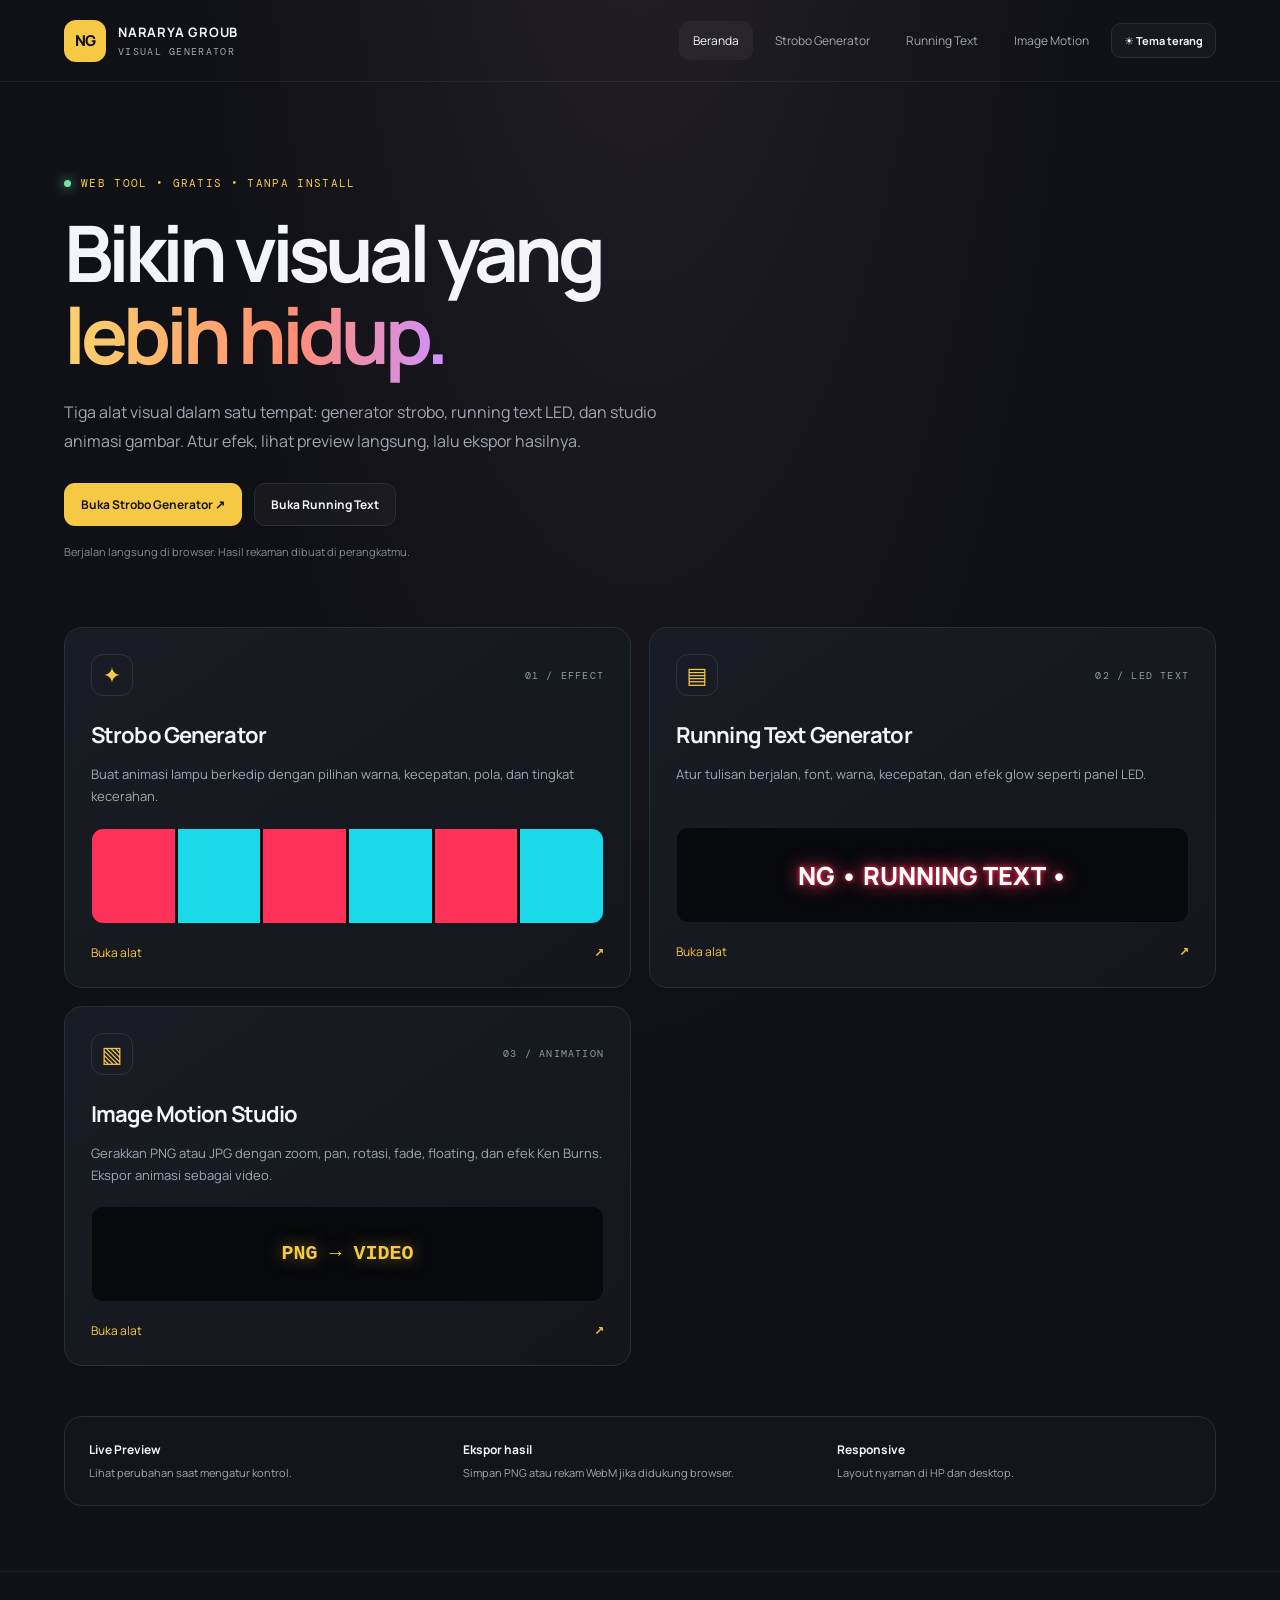
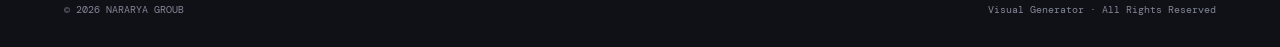
<file: index.html>
<!doctype html>
<html lang="id"><head><meta charset="utf-8"><meta name="viewport" content="width=device-width,initial-scale=1"><meta name="theme-color" content="#101116"><meta name="description" content="Generator strobo dan running text berbasis browser oleh Nararya Groub."><title>Nararya Groub | Strobo & Running Text Generator</title><link rel="stylesheet" href="assets/style.css"><style>.motion-label{font:700 20px monospace;color:#f6c945;text-shadow:0 0 16px #f6c94580}</style><link rel="manifest" href="manifest.webmanifest"></head>
<body><header class="topbar"><a class="brand" href="index.html"><span class="brand-mark">NG</span><span>NARARYA <b>GROUB</b><small>VISUAL GENERATOR</small></span></a><nav><a class="active" href="index.html">Beranda</a><a href="strobo.html">Strobo Generator</a><a href="running-text.html">Running Text</a><a href="image-motion.html">Image Motion</a></nav></header>
<main class="container"><section class="hero"><div class="eyebrow"><span class="pulse"></span> WEB TOOL • GRATIS • TANPA INSTALL</div><h1>Bikin visual yang<br><span class="gradient">lebih hidup.</span></h1><p class="lead">Tiga alat visual dalam satu tempat: generator strobo, running text LED, dan studio animasi gambar. Atur efek, lihat preview langsung, lalu ekspor hasilnya.</p><div class="hero-actions"><a class="btn btn-primary" href="strobo.html">Buka Strobo Generator ↗</a><a class="btn btn-secondary" href="running-text.html">Buka Running Text</a></div><div class="hero-note">Berjalan langsung di browser. Hasil rekaman dibuat di perangkatmu.</div></section>
<section class="tool-grid"><a class="tool-card" href="strobo.html"><div class="card-top"><span class="icon-box">✦</span><span class="tag">01 / EFFECT</span></div><h2>Strobo Generator</h2><p>Buat animasi lampu berkedip dengan pilihan warna, kecepatan, pola, dan tingkat kecerahan.</p><div class="mini-preview strobo-mini"><i></i><i></i><i></i><i></i><i></i><i></i></div><span class="card-link">Buka alat <b>↗</b></span></a>
<a class="tool-card" href="running-text.html"><div class="card-top"><span class="icon-box">▤</span><span class="tag">02 / LED TEXT</span></div><h2>Running Text Generator</h2><p>Atur tulisan berjalan, font, warna, kecepatan, dan efek glow seperti panel LED.</p><div class="mini-preview text-mini"><span>NG • RUNNING TEXT •</span></div><span class="card-link">Buka alat <b>↗</b></span></a><a class="tool-card" href="image-motion.html"><div class="card-top"><span class="icon-box">▧</span><span class="tag">03 / ANIMATION</span></div><h2>Image Motion Studio</h2><p>Gerakkan PNG atau JPG dengan zoom, pan, rotasi, fade, floating, dan efek Ken Burns. Ekspor animasi sebagai video.</p><div class="mini-preview"><span class="motion-label">PNG → VIDEO</span></div><span class="card-link">Buka alat <b>↗</b></span></a></section>
<section class="info-strip"><div><strong>Live Preview</strong><span>Lihat perubahan saat mengatur kontrol.</span></div><div><strong>Ekspor hasil</strong><span>Simpan PNG atau rekam WebM jika didukung browser.</span></div><div><strong>Responsive</strong><span>Layout nyaman di HP dan desktop.</span></div></section></main><footer class="footer"><span>© 2026 NARARYA GROUB</span><span>Visual Generator · All Rights Reserved</span></footer><script src="assets/theme.js"></script><script>if ("serviceWorker" in navigator) window.addEventListener("load", () => navigator.serviceWorker.register("./service-worker.js").catch(() => {}));</script></body></html>
</file>
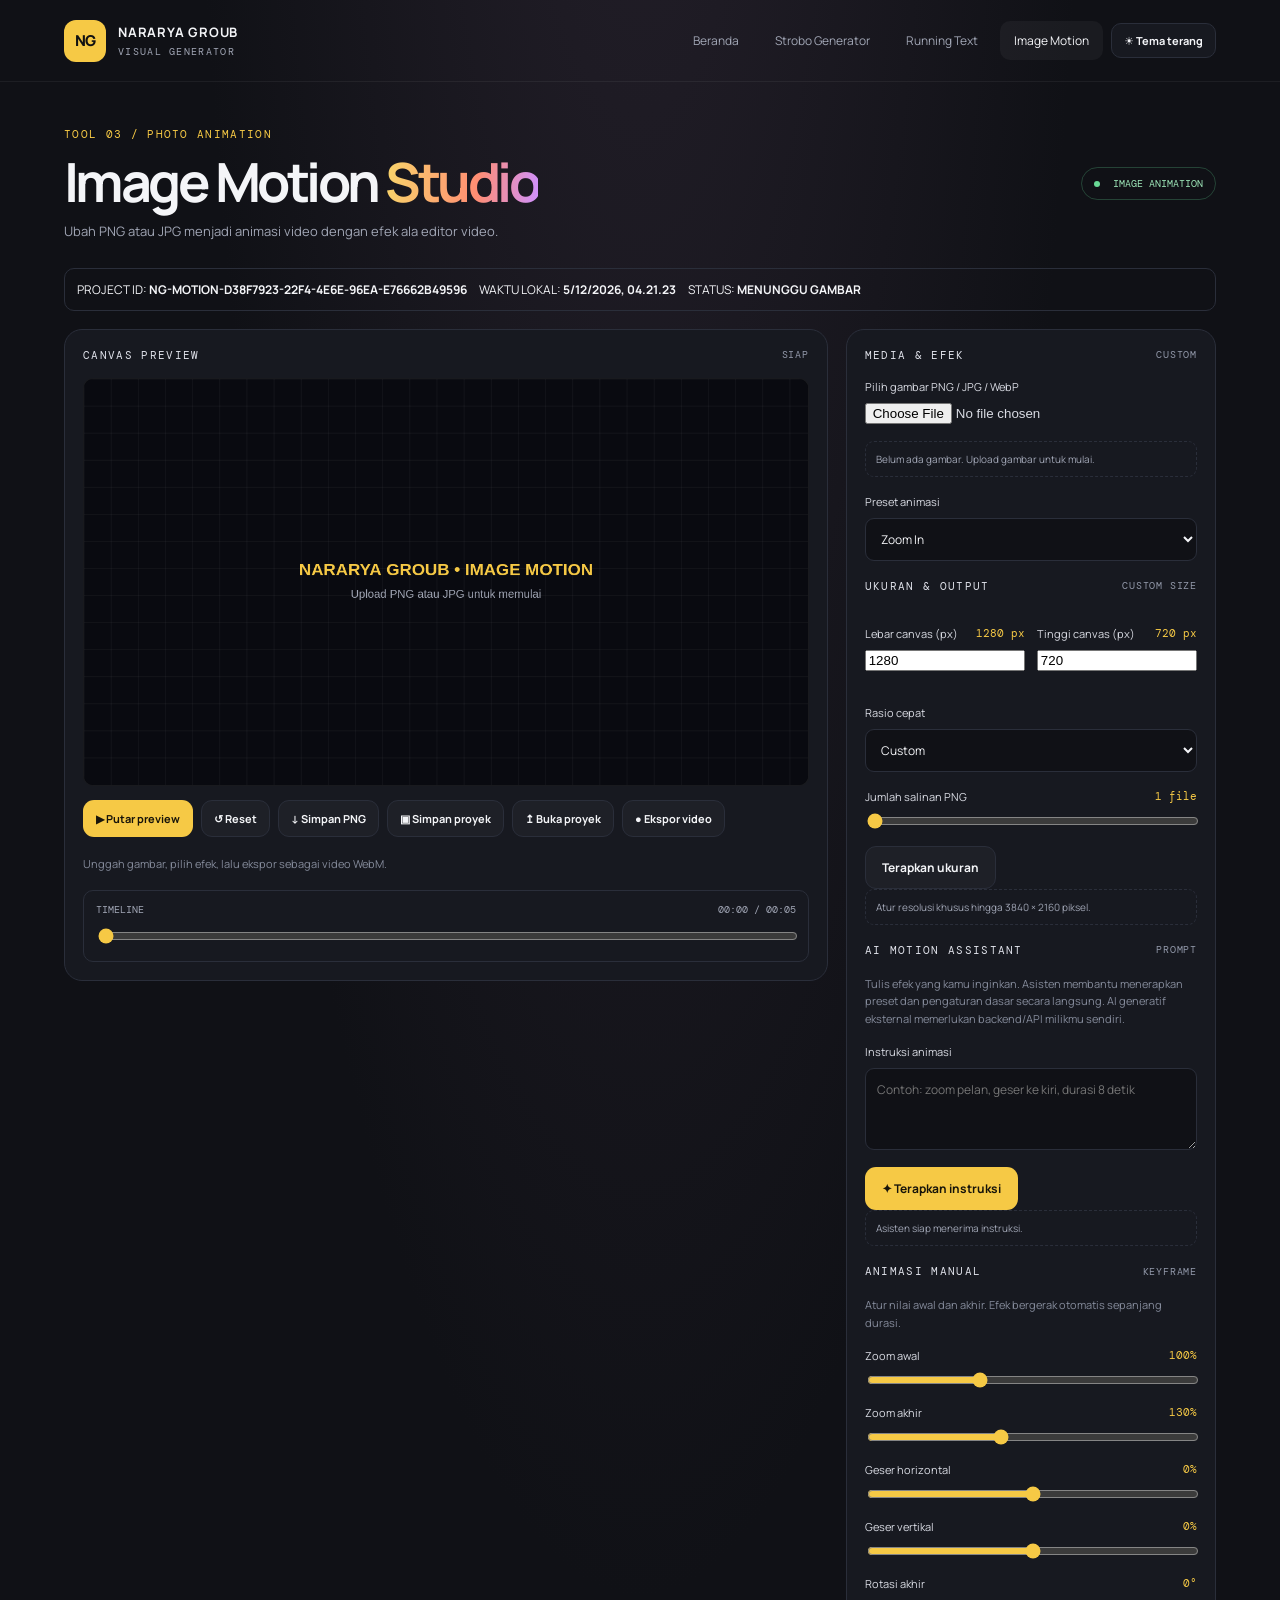
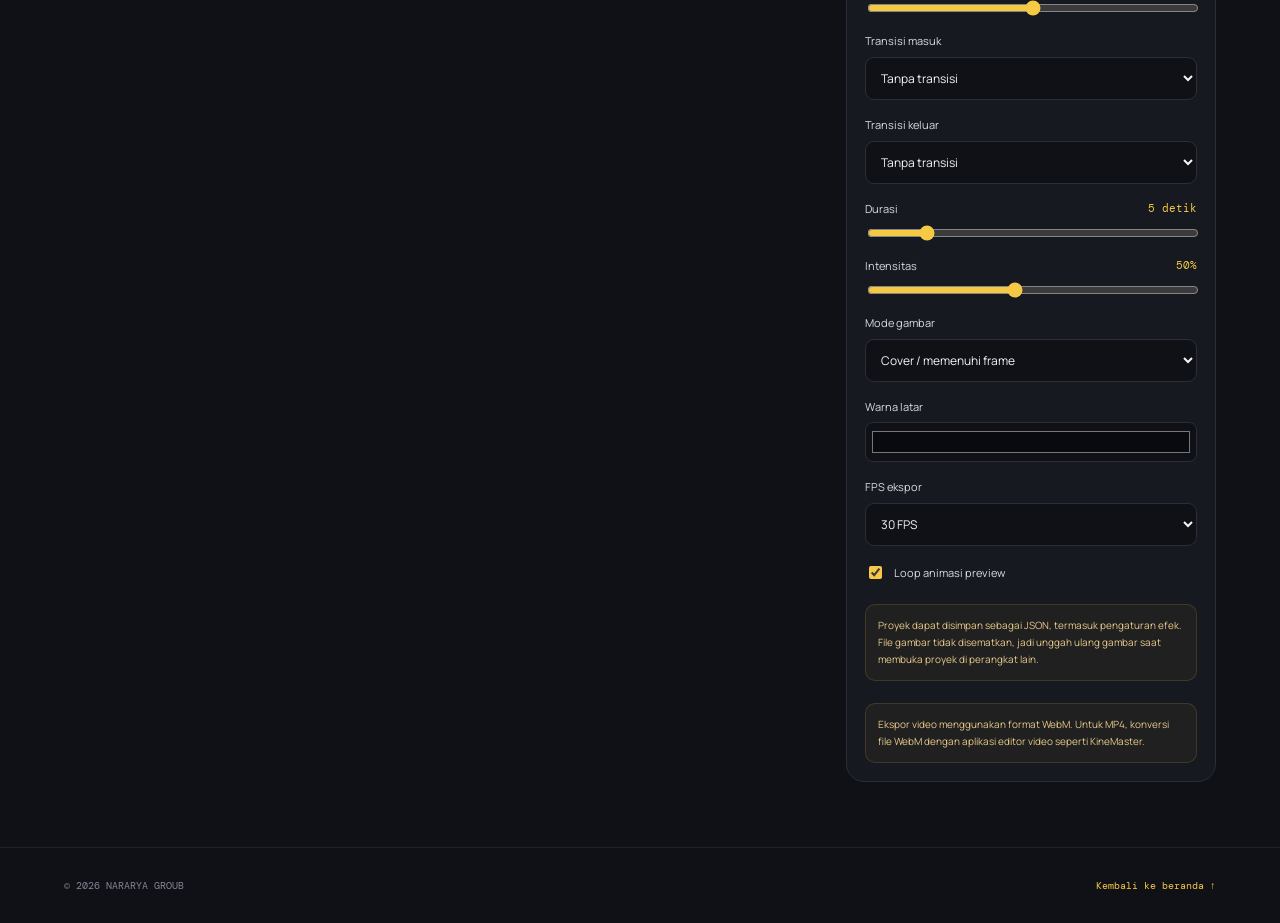
<file: image-motion.html>
<!doctype html><html lang="id"><head><meta charset="utf-8"><meta name="viewport" content="width=device-width,initial-scale=1"><meta name="theme-color" content="#101116"><title>Image Motion Studio | Nararya Groub</title><link rel="stylesheet" href="assets/style.css"><style>.motion-canvas{width:100%;height:auto;aspect-ratio:16/9;display:block;background:#08090d;border:1px solid #ffffff13;border-radius:10px}.timeline{margin-top:18px;padding:12px;border:1px solid var(--line);border-radius:10px}.timeline-top{display:flex;justify-content:space-between;font:10px 'DM Mono',monospace;color:var(--muted)}.timeline input{width:100%;accent-color:var(--accent);margin-top:12px}.upload-status{font-size:10px;color:var(--muted);padding:10px;border:1px dashed var(--line);border-radius:9px;overflow-wrap:anywhere}</style><link rel="manifest" href="manifest.webmanifest"></head><body>
<header class="topbar"><a class="brand" href="index.html"><span class="brand-mark">NG</span><span>NARARYA <b>GROUB</b><small>VISUAL GENERATOR</small></span></a><nav><a href="index.html">Beranda</a><a href="strobo.html">Strobo Generator</a><a href="running-text.html">Running Text</a><a class="active" href="image-motion.html">Image Motion</a></nav></header>
<main class="container tool-page"><div class="page-heading"><div><div class="eyebrow">TOOL 03 / PHOTO ANIMATION</div><h1>Image Motion <span class="gradient">Studio</span></h1><p>Ubah PNG atau JPG menjadi animasi video dengan efek ala editor video.</p></div><span class="status-pill"><i></i> IMAGE ANIMATION</span></div>
<div class="project-meta" style="display:flex;gap:12px;flex-wrap:wrap;margin:12px 0 18px;padding:12px;border:1px solid var(--line);border-radius:10px;font-size:12px"><span>PROJECT ID: <strong id="projectId">Membuat ID...</strong></span><span>WAKTU LOKAL: <strong id="liveClock">--:--:--</strong></span><span>STATUS: <strong id="liveStatus">SIAP</strong></span></div><div class="workspace"><section class="preview-panel"><div class="panel-heading"><span>CANVAS PREVIEW</span><span class="small-label" id="state">SIAP</span></div><canvas class="motion-canvas" id="stage" width="1280" height="720"></canvas><div class="preview-actions"><button class="btn btn-primary" id="play">▶ Putar preview</button><button class="btn btn-secondary" id="reset">↺ Reset</button><button class="btn btn-secondary" id="png">↓ Simpan PNG</button><button class="btn btn-secondary" id="saveProject">▣ Simpan proyek</button><button class="btn btn-secondary" id="loadProject">↥ Buka proyek</button><input id="projectFile" type="file" accept="application/json,.json" hidden><button class="btn btn-secondary" id="export">● Ekspor video</button></div><p class="hint" id="hint">Unggah gambar, pilih efek, lalu ekspor sebagai video WebM.</p><div class="timeline"><div class="timeline-top"><span>TIMELINE</span><span id="time">00:00 / 00:05</span></div><input id="scrub" type="range" min="0" max="1000" value="0" aria-label="Timeline animasi"></div></section>
<aside class="controls-panel"><div class="panel-heading"><span>MEDIA & EFEK</span><span class="small-label">CUSTOM</span></div><label class="field">Pilih gambar PNG / JPG / WebP<input id="upload" type="file" accept="image/png,image/jpeg,image/webp"></label><div class="upload-status" id="fileInfo">Belum ada gambar. Upload gambar untuk mulai.</div>
<label class="field">Preset animasi<select id="preset"><option value="zoom-in">Zoom In</option><option value="zoom-out">Zoom Out</option><option value="pan-left">Pan ke kiri</option><option value="pan-right">Pan ke kanan</option><option value="pan-up">Pan ke atas</option><option value="pan-down">Pan ke bawah</option><option value="rotate">Rotasi lembut</option><option value="zoom-rotate">Zoom + rotasi</option><option value="float">Floating / melayang</option><option value="shake">Shake / getar</option><option value="fade">Fade in & out</option><option value="ken-burns">Ken Burns</option><option value="custom">Custom / Keyframe</option></select></label>
<div class="panel-heading" style="margin-top:18px"><span>UKURAN & OUTPUT</span><span class="small-label">CUSTOM SIZE</span></div><div class="field-row"><label class="field">Lebar canvas (px)<output id="widthVal">1280 px</output><input id="canvasWidth" type="number" min="320" max="3840" step="1" value="1280"></label><label class="field">Tinggi canvas (px)<output id="heightVal">720 px</output><input id="canvasHeight" type="number" min="180" max="2160" step="1" value="720"></label></div><label class="field">Rasio cepat<select id="aspectPreset"><option value="custom">Custom</option><option value="16:9">16:9 — Landscape</option><option value="9:16">9:16 — Story / Reels</option><option value="1:1">1:1 — Square</option><option value="4:5">4:5 — Portrait post</option><option value="4:3">4:3 — Classic</option></select></label><label class="field">Jumlah salinan PNG <output id="copiesVal">1 file</output><input id="pngCopies" type="range" min="1" max="10" value="1"></label><button class="btn btn-secondary" id="applySize" type="button">Terapkan ukuran</button><div class="upload-status" id="sizeResult" role="status">Atur resolusi khusus hingga 3840 × 2160 piksel.</div><div class="panel-heading" style="margin-top:18px"><span>AI MOTION ASSISTANT</span><span class="small-label">PROMPT</span></div><p class="hint">Tulis efek yang kamu inginkan. Asisten membantu menerapkan preset dan pengaturan dasar secara langsung. AI generatif eksternal memerlukan backend/API milikmu sendiri.</p><label class="field">Instruksi animasi<textarea id="aiPrompt" rows="3" placeholder="Contoh: zoom pelan, geser ke kiri, durasi 8 detik"></textarea></label><button class="btn btn-primary" id="applyAI" type="button">✦ Terapkan instruksi</button><div class="upload-status" id="aiResult" role="status">Asisten siap menerima instruksi.</div><div class="panel-heading" style="margin-top:18px"><span>ANIMASI MANUAL</span><span class="small-label">KEYFRAME</span></div>
<p class="hint">Atur nilai awal dan akhir. Efek bergerak otomatis sepanjang durasi.</p>
<label class="field">Zoom awal <output id="zoomStartVal">100%</output><input id="zoomStart" type="range" min="50" max="200" value="100"></label>
<label class="field">Zoom akhir <output id="zoomEndVal">130%</output><input id="zoomEnd" type="range" min="50" max="250" value="130"></label>
<label class="field">Geser horizontal <output id="moveXVal">0%</output><input id="moveX" type="range" min="-100" max="100" value="0"></label>
<label class="field">Geser vertikal <output id="moveYVal">0%</output><input id="moveY" type="range" min="-100" max="100" value="0"></label>
<label class="field">Rotasi akhir <output id="rotateVal">0°</output><input id="rotateEnd" type="range" min="-180" max="180" value="0"></label>
<label class="field">Transisi masuk<select id="transitionIn"><option value="none">Tanpa transisi</option><option value="fade">Fade</option><option value="zoom">Zoom in</option><option value="slide-left">Slide dari kiri</option><option value="slide-right">Slide dari kanan</option><option value="slide-up">Slide dari atas</option><option value="slide-down">Slide dari bawah</option><option value="rotate">Putar masuk</option></select></label>
<label class="field">Transisi keluar<select id="transitionOut"><option value="none">Tanpa transisi</option><option value="fade">Fade</option><option value="zoom">Zoom out</option><option value="slide-left">Slide ke kiri</option><option value="slide-right">Slide ke kanan</option><option value="slide-up">Slide ke atas</option><option value="slide-down">Slide ke bawah</option><option value="rotate">Putar keluar</option></select></label>
<label class="field">Durasi <output id="durVal">5 detik</output><input id="duration" type="range" min="2" max="20" value="5"></label><label class="field">Intensitas <output id="intVal">50%</output><input id="intensity" type="range" min="10" max="100" value="50"></label><label class="field">Mode gambar<select id="fit"><option value="cover">Cover / memenuhi frame</option><option value="contain">Contain / seluruh gambar</option></select></label><label class="field">Warna latar<input id="bg" type="color" value="#090a10"></label><label class="field">FPS ekspor<select id="fps"><option value="24">24 FPS</option><option value="30" selected>30 FPS</option><option value="60">60 FPS</option></select></label><label class="check-field"><input id="loop" type="checkbox" checked> Loop animasi preview</label><div class="notice" id="projectNotice" role="status">Proyek dapat disimpan sebagai JSON, termasuk pengaturan efek. File gambar tidak disematkan, jadi unggah ulang gambar saat membuka proyek di perangkat lain.</div><div class="notice">Ekspor video menggunakan format WebM. Untuk MP4, konversi file WebM dengan aplikasi editor video seperti KineMaster.</div></aside></div></main>
<footer class="footer"><span>© 2026 NARARYA GROUB</span><a href="index.html">Kembali ke beranda ↑</a></footer><script src="assets/theme.js"></script><script src="assets/image-motion.js"></script><script>if ("serviceWorker" in navigator) window.addEventListener("load", () => navigator.serviceWorker.register("./service-worker.js").catch(() => {}));</script></body></html>
</file>
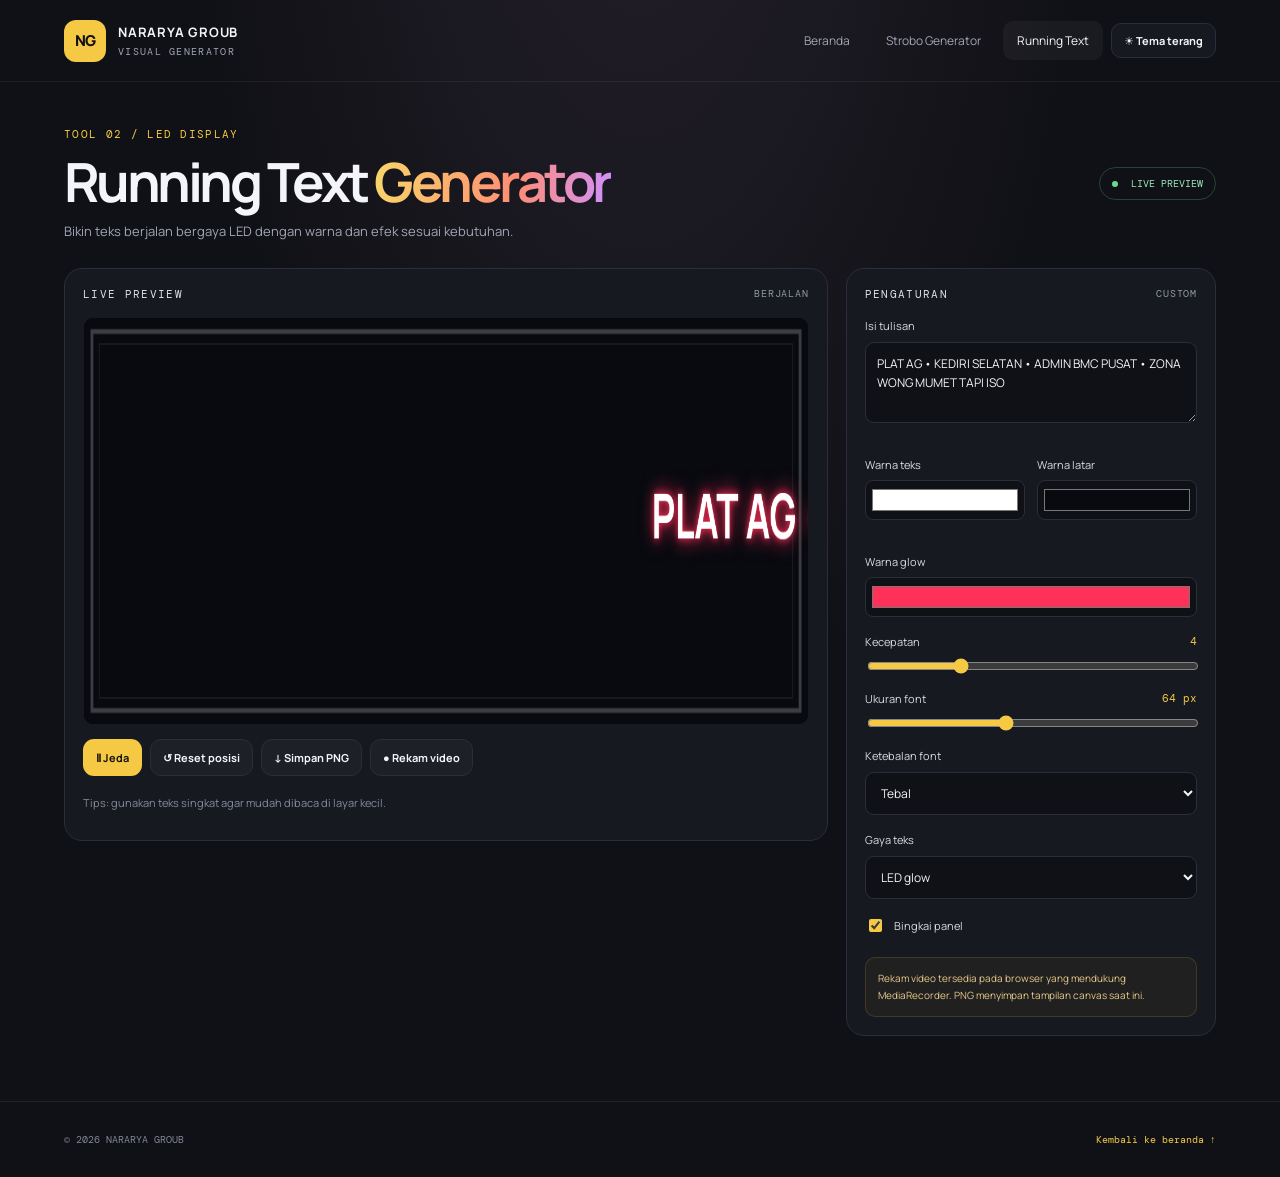
<file: running-text.html>
<!doctype html>
<html lang="id"><head><meta charset="utf-8"><meta name="viewport" content="width=device-width,initial-scale=1"><meta name="theme-color" content="#101116"><title>Running Text Generator | Nararya Groub</title><link rel="stylesheet" href="assets/style.css"><link rel="manifest" href="manifest.webmanifest"></head>
<body><header class="topbar"><a class="brand" href="index.html"><span class="brand-mark">NG</span><span>NARARYA <b>GROUB</b><small>VISUAL GENERATOR</small></span></a><nav><a href="index.html">Beranda</a><a href="strobo.html">Strobo Generator</a><a class="active" href="running-text.html">Running Text</a></nav></header>
<main class="container tool-page"><div class="page-heading"><div><div class="eyebrow">TOOL 02 / LED DISPLAY</div><h1>Running Text <span class="gradient">Generator</span></h1><p>Bikin teks berjalan bergaya LED dengan warna dan efek sesuai kebutuhan.</p></div><span class="status-pill"><i></i> LIVE PREVIEW</span></div>
<div class="workspace"><section class="preview-panel"><div class="panel-heading"><span>LIVE PREVIEW</span><span class="small-label" id="textState">BERJALAN</span></div><canvas id="textCanvas" width="1280" height="420" aria-label="Pratinjau running text"></canvas><div class="preview-actions"><button class="btn btn-primary" id="toggleText">Ⅱ Jeda</button><button class="btn btn-secondary" id="resetText">↺ Reset posisi</button><button class="btn btn-secondary" id="saveText">↓ Simpan PNG</button><button class="btn btn-secondary" id="recordText">● Rekam video</button></div><p class="hint" id="textHint">Tips: gunakan teks singkat agar mudah dibaca di layar kecil.</p></section>
<aside class="controls-panel"><div class="panel-heading"><span>PENGATURAN</span><span class="small-label">CUSTOM</span></div><label class="field">Isi tulisan<textarea id="textInput" rows="3" maxlength="240">PLAT AG • KEDIRI SELATAN • ADMIN BMC PUSAT • ZONA WONG MUMET TAPI ISO</textarea></label><div class="field-row"><label class="field">Warna teks<input id="textColor" type="color" value="#ffffff"></label><label class="field">Warna latar<input id="bgColor" type="color" value="#080a10"></label></div><label class="field">Warna glow<input id="glowColor" type="color" value="#ff3158"></label><label class="field">Kecepatan <output id="textSpeedValue">4</output><input id="textSpeed" type="range" min="1" max="12" value="4"></label><label class="field">Ukuran font <output id="fontValue">64 px</output><input id="fontSize" type="range" min="24" max="120" value="64"></label><label class="field">Ketebalan font<select id="fontWeight"><option value="700">Tebal</option><option value="400">Normal</option><option value="900">Ekstra tebal</option></select></label><label class="field">Gaya teks<select id="textStyle"><option value="glow">LED glow</option><option value="outline">Outline</option><option value="solid">Solid</option><option value="rainbow">Rainbow</option></select></label><label class="check-field"><input id="textBorder" type="checkbox" checked> Bingkai panel</label><div class="notice">Rekam video tersedia pada browser yang mendukung MediaRecorder. PNG menyimpan tampilan canvas saat ini.</div></aside></div></main><footer class="footer"><span>© 2026 NARARYA GROUB</span><a href="index.html">Kembali ke beranda ↑</a></footer><script src="assets/running-text.js"></script><script src="assets/theme.js"></script><script>if ("serviceWorker" in navigator) window.addEventListener("load", () => navigator.serviceWorker.register("./service-worker.js").catch(() => {}));</script></body></html>
</file>
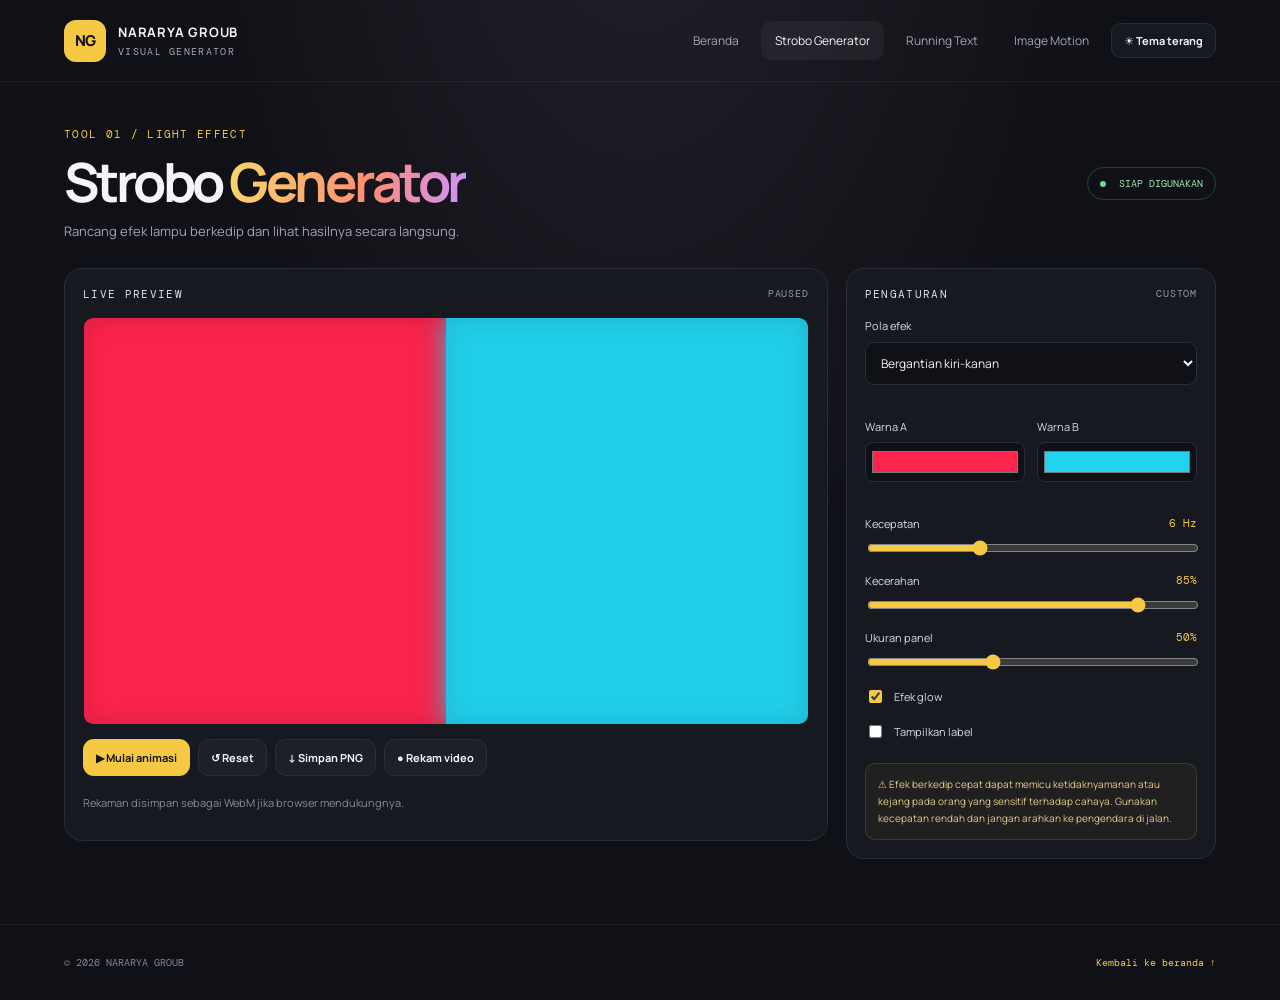
<file: strobo.html>
<!doctype html>
<html lang="id"><head><meta charset="utf-8"><meta name="viewport" content="width=device-width,initial-scale=1"><meta name="theme-color" content="#101116"><title>Strobo Generator | Nararya Groub</title><link rel="stylesheet" href="assets/style.css"><link rel="manifest" href="manifest.webmanifest"></head>
<body><header class="topbar"><a class="brand" href="index.html"><span class="brand-mark">NG</span><span>NARARYA <b>GROUB</b><small>VISUAL GENERATOR</small></span></a><nav><a href="index.html">Beranda</a><a class="active" href="strobo.html">Strobo Generator</a><a href="running-text.html">Running Text</a><a href="image-motion.html">Image Motion</a></nav></header>
<main class="container tool-page"><div class="page-heading"><div><div class="eyebrow">TOOL 01 / LIGHT EFFECT</div><h1>Strobo <span class="gradient">Generator</span></h1><p>Rancang efek lampu berkedip dan lihat hasilnya secara langsung.</p></div><span class="status-pill"><i></i> SIAP DIGUNAKAN</span></div>
<div class="workspace"><section class="preview-panel"><div class="panel-heading"><span>LIVE PREVIEW</span><span class="small-label" id="stroboState">PAUSED</span></div><canvas id="stroboCanvas" width="1280" height="720" aria-label="Pratinjau efek strobo"></canvas><div class="preview-actions"><button class="btn btn-primary" id="toggleStrobo">▶ Mulai animasi</button><button class="btn btn-secondary" id="resetStrobo">↺ Reset</button><button class="btn btn-secondary" id="saveStrobo">↓ Simpan PNG</button><button class="btn btn-secondary" id="recordStrobo">● Rekam video</button></div><p class="hint" id="stroboHint">Rekaman disimpan sebagai WebM jika browser mendukungnya.</p></section>
<aside class="controls-panel"><div class="panel-heading"><span>PENGATURAN</span><span class="small-label">CUSTOM</span></div><label class="field">Pola efek<select id="pattern"><option value="alternate">Bergantian kiri-kanan</option><option value="full">Seluruh layar</option><option value="quad">Empat panel</option><option value="pulse">Pulse / kedip penuh</option><option value="split">Split vertikal</option></select></label><div class="field-row"><label class="field">Warna A<input id="colorA" type="color" value="#ff244d"></label><label class="field">Warna B<input id="colorB" type="color" value="#22d3ee"></label></div><label class="field">Kecepatan <output id="speedValue">6 Hz</output><input id="speed" type="range" min="1" max="16" value="6"></label><label class="field">Kecerahan <output id="brightnessValue">85%</output><input id="brightness" type="range" min="10" max="100" value="85"></label><label class="field">Ukuran panel <output id="sizeValue">50%</output><input id="panelSize" type="range" min="20" max="100" value="50"></label><label class="check-field"><input id="glow" type="checkbox" checked> Efek glow</label><label class="check-field"><input id="labels" type="checkbox"> Tampilkan label</label><div class="notice">⚠️ Efek berkedip cepat dapat memicu ketidaknyamanan atau kejang pada orang yang sensitif terhadap cahaya. Gunakan kecepatan rendah dan jangan arahkan ke pengendara di jalan.</div></aside></div></main><footer class="footer"><span>© 2026 NARARYA GROUB</span><a href="index.html">Kembali ke beranda ↑</a></footer><script src="assets/strobo.js"></script><script src="assets/theme.js"></script><script>if ("serviceWorker" in navigator) window.addEventListener("load", () => navigator.serviceWorker.register("./service-worker.js").catch(() => {}));</script></body></html>
</file>
<file: assets/style.css>
@import url('https://fonts.googleapis.com/css2?family=DM+Mono:wght@400;500&family=Manrope:wght@400;500;600;700;800&display=swap');
:root{--bg:#101116;--panel:#171920;--panel2:#1d2029;--line:#2a2e3a;--text:#f4f5f8;--muted:#a1a6b5;--accent:#f6c945;--red:#ff3158;--radius:18px}*{box-sizing:border-box}html{scroll-behavior:smooth}body{margin:0;background:radial-gradient(ellipse at 50% -25%,#25202b 0,transparent 50%),var(--bg);color:var(--text);font-family:Manrope,system-ui,sans-serif;min-height:100vh}a{color:inherit;text-decoration:none}.topbar{height:82px;border-bottom:1px solid #ffffff0e;display:flex;align-items:center;justify-content:space-between;padding:0 max(5vw,20px);gap:24px}.brand{display:flex;align-items:center;gap:12px;font-size:13px;font-weight:700;letter-spacing:.06em}.brand small{display:block;color:var(--muted);font:10px 'DM Mono',monospace;letter-spacing:.13em;margin-top:4px}.brand-mark{display:grid;place-items:center;width:42px;height:42px;background:var(--accent);color:#111;border-radius:12px;font-weight:900;letter-spacing:-.08em;font-size:15px}.topbar nav{display:flex;gap:8px;align-items:center}.topbar nav a{font-size:12px;color:var(--muted);padding:11px 14px;border-radius:10px}.topbar nav a:hover,.topbar nav a.active{color:var(--text);background:#ffffff0b}.container{width:min(1160px,90%);margin:auto}.hero{padding:94px 0 68px;max-width:800px}.eyebrow,.tag,.panel-heading,.small-label{font:11px 'DM Mono',monospace;letter-spacing:.12em}.eyebrow{color:var(--accent);display:flex;align-items:center;gap:10px}.pulse{height:7px;width:7px;border-radius:50%;background:#6ee7a4;box-shadow:0 0 12px #6ee7a4}.hero h1,.page-heading h1{font-size:clamp(42px,7vw,78px);line-height:1.05;letter-spacing:-.065em;margin:22px 0}.gradient{background:linear-gradient(95deg,#f8d66a,#ff8d73 60%,#ce91ff);color:transparent;background-clip:text}.lead{max-width:650px;color:var(--muted);font-size:16px;line-height:1.8}.hero-actions{display:flex;gap:12px;flex-wrap:wrap;margin-top:28px}.btn{border:1px solid transparent;border-radius:11px;padding:12px 16px;display:inline-flex;align-items:center;justify-content:center;gap:8px;font:700 12px Manrope,sans-serif;cursor:pointer;transition:.18s}.btn:hover{transform:translateY(-2px);filter:brightness(1.08)}.btn-primary{background:var(--accent);color:#17140a}.btn-secondary{background:#ffffff08;border-color:var(--line);color:var(--text)}.hero-note,.hint{font-size:11px;color:#858b9b;margin-top:18px}.tool-grid{display:grid;grid-template-columns:repeat(2,minmax(0,1fr));gap:18px}.tool-card{padding:26px;border:1px solid var(--line);border-radius:var(--radius);background:linear-gradient(145deg,#1a1c25,#14161c);transition:.2s}.tool-card:hover{border-color:#77717b;transform:translateY(-3px)}.card-top{display:flex;align-items:center;justify-content:space-between}.icon-box{display:grid;place-items:center;width:42px;height:42px;border:1px solid #ffffff18;border-radius:12px;color:var(--accent);font-size:22px}.tag,.small-label{color:#9298a9;font-size:10px}.tool-card h2{font-size:22px;margin:24px 0 8px;letter-spacing:-.04em}.tool-card p{font-size:13px;color:var(--muted);line-height:1.7;min-height:44px}.mini-preview{height:96px;border:1px solid #ffffff13;border-radius:12px;margin:20px 0;overflow:hidden;display:flex;align-items:center;justify-content:center;background:#08090d}.strobo-mini{gap:3px}.strobo-mini i{width:16.66%;height:100%;animation:blink .5s infinite alternate}.strobo-mini i:nth-child(odd){background:#ff3158}.strobo-mini i:nth-child(even){background:#1ad9e9;animation-delay:.25s}@keyframes blink{from{opacity:.25}to{opacity:1}}.text-mini span{font-size:clamp(14px,2.5vw,25px);font-weight:900;color:#fff;text-shadow:0 0 5px #ff3158,0 0 18px #ff3158;white-space:nowrap}.card-link{font-size:12px;color:var(--accent);display:flex;justify-content:space-between}.info-strip{display:grid;grid-template-columns:repeat(3,1fr);gap:20px;margin:50px 0 65px;padding:24px;border:1px solid var(--line);border-radius:var(--radius);background:#ffffff04}.info-strip div{display:flex;flex-direction:column;gap:7px}.info-strip strong{font-size:12px}.info-strip span{font-size:11px;color:var(--muted);line-height:1.5}.footer{border-top:1px solid #ffffff12;min-height:76px;padding:22px max(5vw,20px);display:flex;justify-content:space-between;align-items:center;color:#828797;font:10px 'DM Mono',monospace;gap:15px}.footer a{color:var(--accent)}.tool-page{padding-top:45px;padding-bottom:65px}.page-heading{display:flex;justify-content:space-between;align-items:center;gap:20px;margin-bottom:28px}.page-heading h1{font-size:clamp(35px,5vw,54px);margin:12px 0}.page-heading p{font-size:13px;color:var(--muted);margin:0}.status-pill{font:10px 'DM Mono',monospace;color:#9de6b8;border:1px solid #5dca8c45;border-radius:99px;padding:9px 12px;white-space:nowrap}.status-pill i{display:inline-block;width:6px;height:6px;background:#69d995;border-radius:50%;margin-right:7px}.workspace{display:grid;grid-template-columns:minmax(0,1.65fr) minmax(270px,.8fr);gap:18px;align-items:start}.preview-panel,.controls-panel{border:1px solid var(--line);border-radius:var(--radius);background:#171920;padding:18px;min-width:0}.panel-heading{display:flex;justify-content:space-between;align-items:center;color:#dfe1e9;margin-bottom:16px}.preview-panel canvas{width:100%;height:auto;aspect-ratio:16/9;display:block;background:#07080c;border:1px solid #ffffff13;border-radius:10px}.preview-actions{display:flex;gap:8px;flex-wrap:wrap;margin-top:14px}.preview-actions .btn{font-size:11px;padding:10px 12px}.controls-panel .field{display:block;font-size:11px;color:#d9dbe3;margin:17px 0}.field output{float:right;color:var(--accent);font:11px 'DM Mono',monospace}.field input:not([type=color]):not([type=checkbox]),.field select,.field textarea{display:block;width:100%;margin-top:9px}.field input[type=range]{accent-color:var(--accent)}.field select,.field textarea{background:#101116;color:var(--text);border:1px solid var(--line);border-radius:9px;padding:11px;font:12px Manrope,sans-serif;outline:none}.field textarea{resize:vertical;line-height:1.6}.field-row{display:grid;grid-template-columns:1fr 1fr;gap:12px}.field input[type=color]{display:block;width:100%;height:40px;margin-top:8px;border:1px solid var(--line);border-radius:8px;background:#101116;padding:4px}.check-field{display:flex;align-items:center;gap:9px;font-size:11px;color:#d9dbe3;margin:16px 0}.check-field input{accent-color:var(--accent)}.notice{font-size:10px;line-height:1.7;color:#e6c98a;background:#f6c9450a;border:1px solid #f6c94526;padding:12px;border-radius:10px;margin-top:22px}.hint{line-height:1.6}.recording{background:#ff3158!important;color:white!important}.small-label{letter-spacing:.08em}
@media(max-width:800px){.topbar{height:auto;min-height:76px;align-items:flex-start;padding-top:15px;padding-bottom:12px;flex-direction:column;gap:10px}.topbar nav{width:100%;overflow:auto}.topbar nav a{white-space:nowrap;padding:9px 11px}.hero{padding:62px 0 45px}.workspace{grid-template-columns:1fr}.controls-panel{order:2}.page-heading{align-items:flex-start;flex-direction:column}.tool-grid{gap:12px}.tool-card{padding:18px}.info-strip{margin:30px 0;grid-template-columns:1fr;gap:17px}.tool-page{padding-top:30px}}@media(max-width:520px){.container{width:92%}.tool-grid{grid-template-columns:1fr}.hero h1{font-size:48px}.lead{font-size:14px}.preview-panel,.controls-panel{padding:12px}.preview-actions .btn{flex:1 1 42%;font-size:10px}.footer{align-items:flex-start;flex-direction:column}.status-pill{font-size:9px}}


/* Theme switch: shared light mode */
:root[data-theme="light"]{--bg:#f4f6fb;--panel:#ffffff;--panel2:#edf0f6;--line:#d9deea;--text:#202433;--muted:#606a7e;--accent:#d39b00;--red:#dc2349;color-scheme:light}
:root[data-theme="light"] body{background:radial-gradient(ellipse at 50% -25%,#fff3d2 0,transparent 50%),var(--bg);color:var(--text)}
:root[data-theme="light"] .topbar{border-bottom-color:#20243314}
:root[data-theme="light"] .topbar nav a:hover,:root[data-theme="light"] .topbar nav a.active{background:#2024330b;color:var(--text)}
:root[data-theme="light"] .tool-card{background:linear-gradient(145deg,#fff,#f0f3f9)}
:root[data-theme="light"] .preview-panel,:root[data-theme="light"] .controls-panel{background:var(--panel)}
:root[data-theme="light"] .field select,:root[data-theme="light"] .field textarea{background:#fff;color:var(--text)}
:root[data-theme="light"] .field,:root[data-theme="light"] .check-field{color:var(--text)}
:root[data-theme="light"] .btn-secondary{background:#fff;color:var(--text)}
:root[data-theme="light"] .info-strip{background:#ffffffa8}
:root[data-theme="light"] .notice{color:#6b4b00;background:#d39b0010;border-color:#d39b0040}
:root[data-theme="light"] .mini-preview{background:#202433}
.theme-toggle{border:1px solid var(--line);background:var(--panel);color:var(--text);border-radius:10px;padding:9px 12px;font:700 11px Manrope,system-ui,sans-serif;cursor:pointer;white-space:nowrap}
.theme-toggle:hover{border-color:var(--accent);transform:translateY(-1px)}
@media(max-width:800px){.theme-toggle{margin:0 0 0 auto}}
</file>
